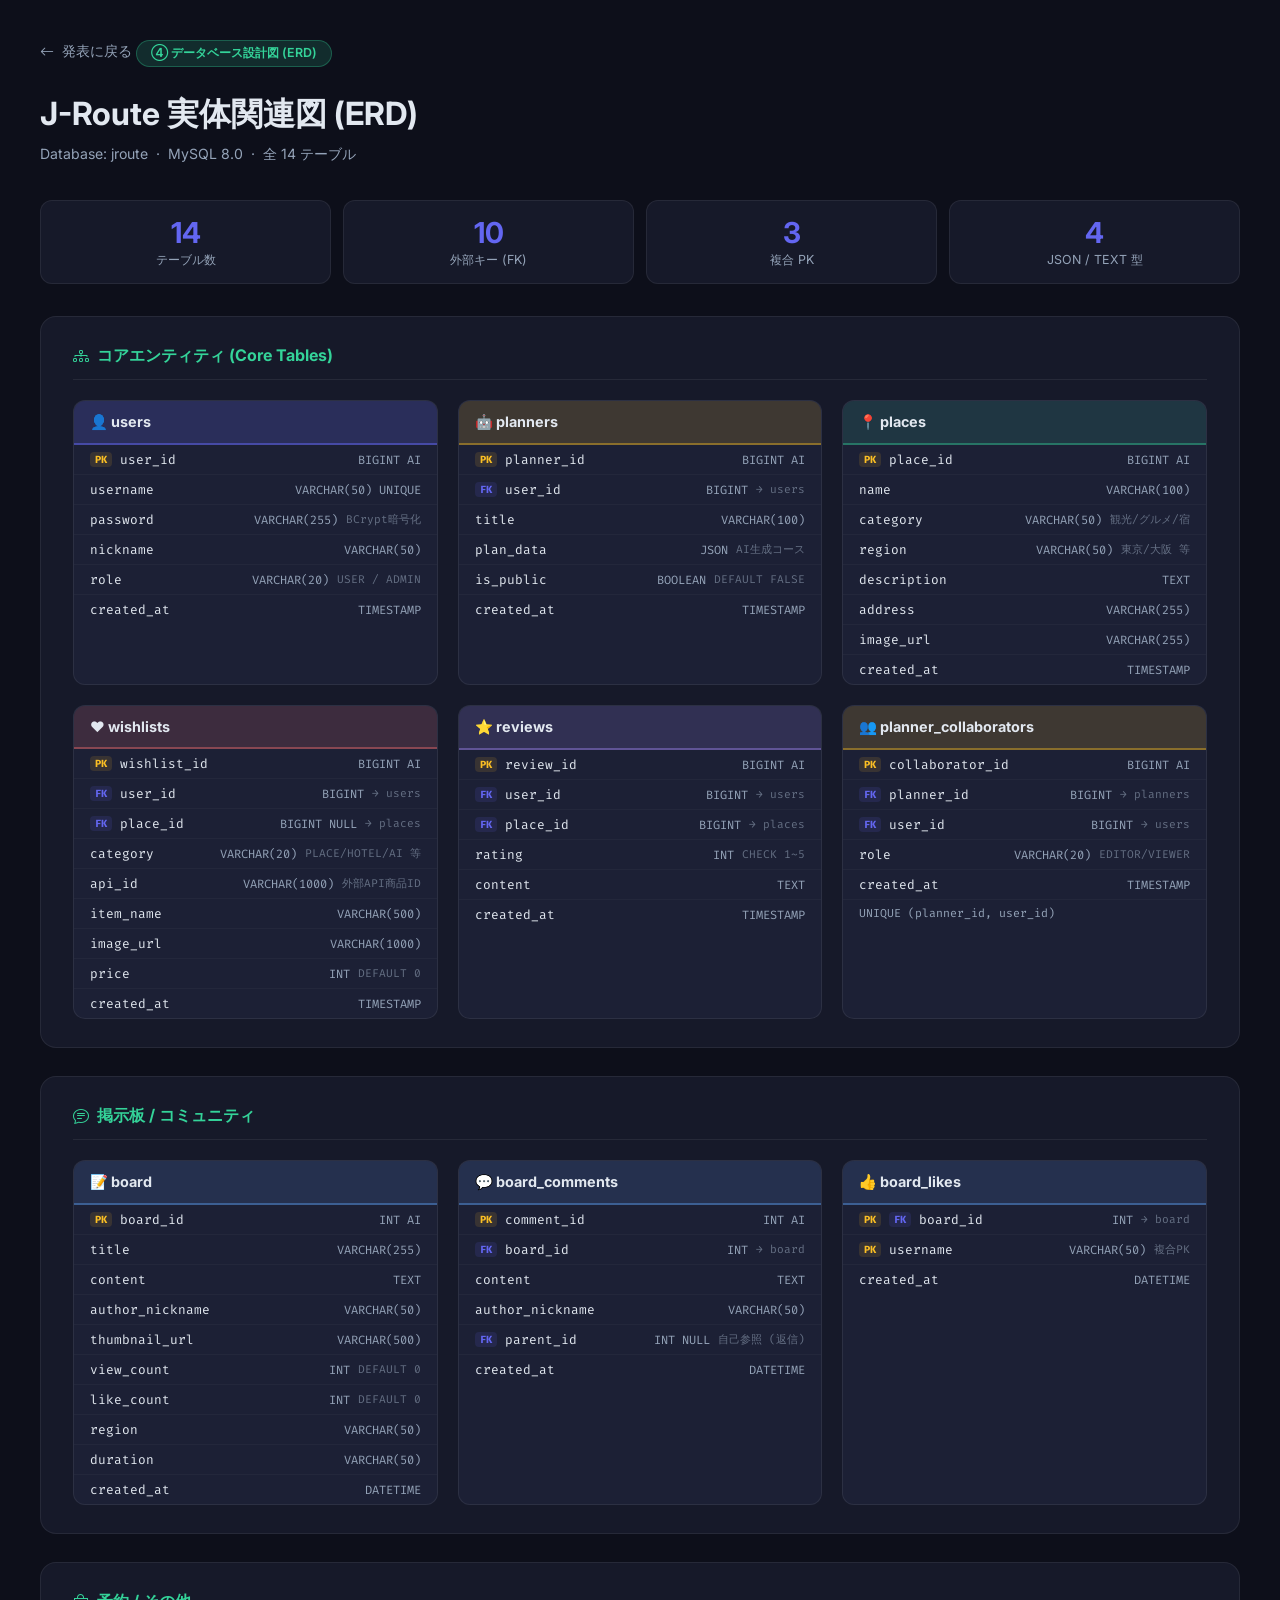
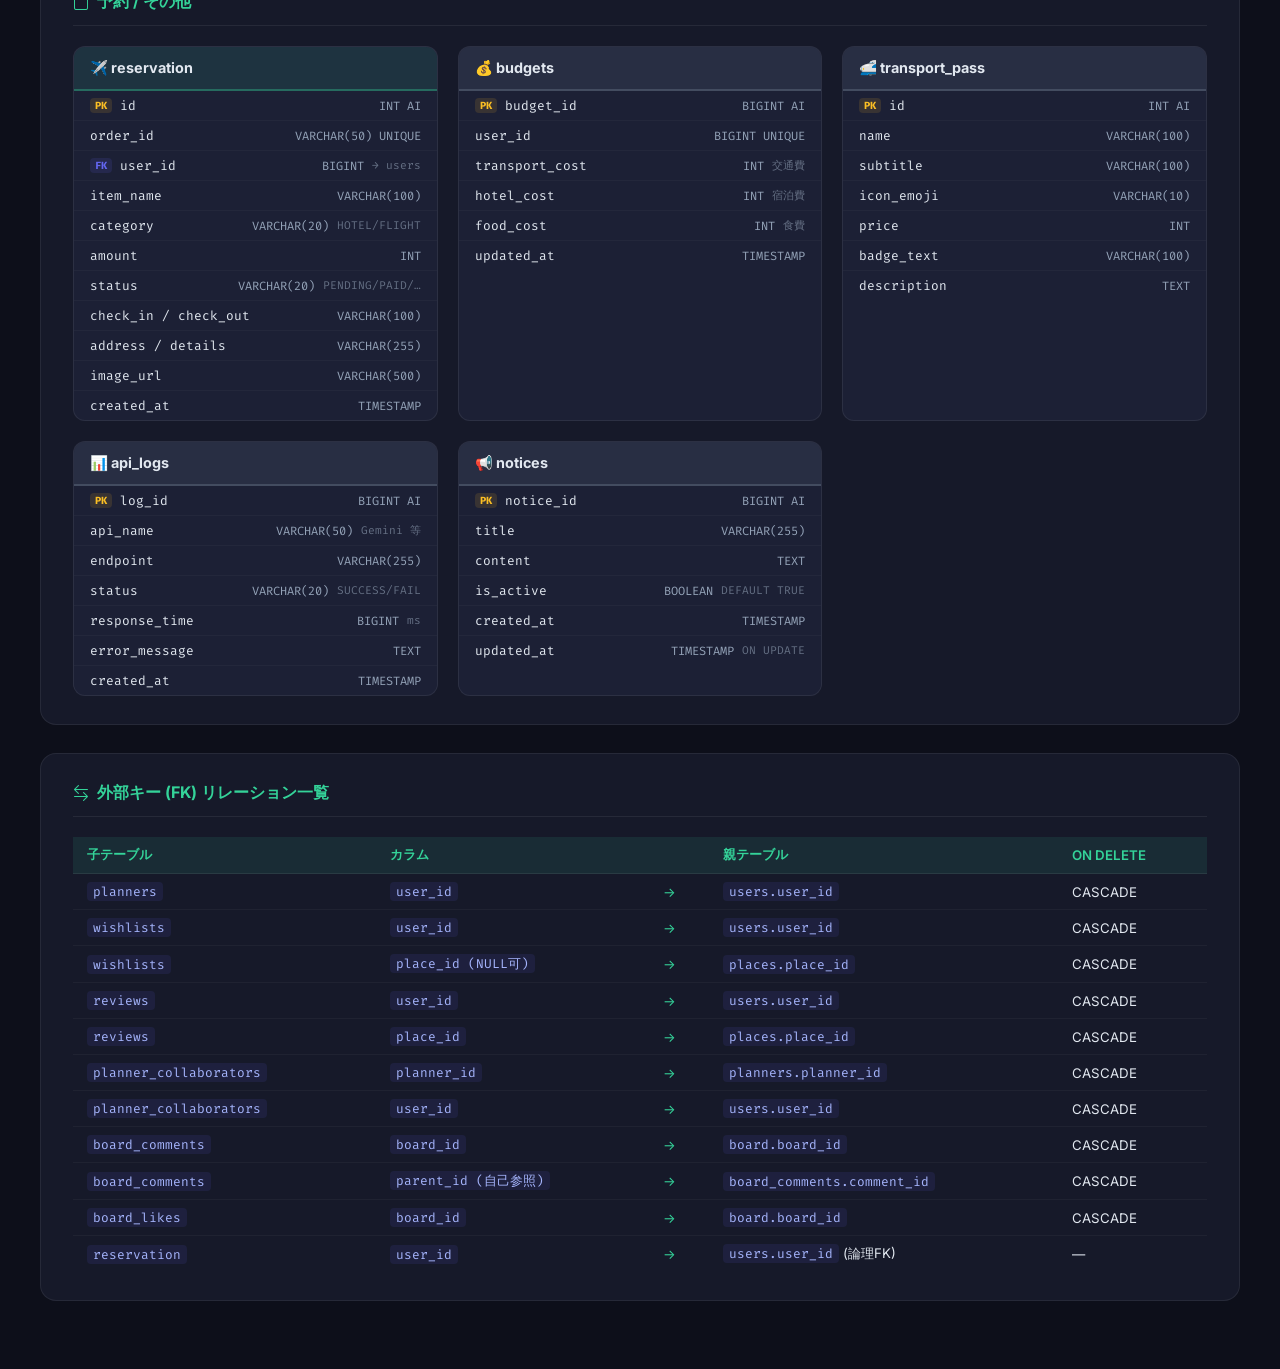
<file: doc-erd.html>
<!DOCTYPE html>
<html lang="ja">
<head>
<meta charset="UTF-8">
<title>データベース設計図 (ERD) — J-Route</title>
<link href="https://fonts.googleapis.com/css2?family=Inter:wght@400;600;700&family=Fira+Code:wght@400;500&display=swap" rel="stylesheet">
<link rel="stylesheet" href="https://cdn.jsdelivr.net/npm/bootstrap-icons@1.11.1/font/bootstrap-icons.css">
<style>
  :root{--primary:#6366f1;--success:#34d399;--danger:#f87171;--warn:#fbbf24;--bg:#0d0f1a;--card:#161929;--card2:#1c2035;--border:rgba(255,255,255,0.07);--text:#e2e8f0;--muted:#94a3b8;}
  *{box-sizing:border-box;margin:0;padding:0;}
  body{background:var(--bg);color:var(--text);font-family:'Inter',sans-serif;padding:40px 24px;}
  .container{max-width:1200px;margin:0 auto;}
  .back{display:inline-flex;align-items:center;gap:8px;color:var(--muted);text-decoration:none;font-size:0.88rem;margin-bottom:32px;transition:color .2s;}
  .back:hover{color:var(--primary);}
  .doc-tag{display:inline-block;background:rgba(52,211,153,0.15);color:var(--success);border:1px solid rgba(52,211,153,0.3);border-radius:20px;padding:4px 14px;font-size:0.78rem;font-weight:600;margin-bottom:14px;}
  h1{font-size:2rem;font-weight:700;margin-bottom:8px;}
  .doc-meta{color:var(--muted);font-size:0.88rem;margin-bottom:36px;}

  /* Summary badges */
  .summary{display:flex;flex-wrap:wrap;gap:12px;margin-bottom:32px;}
  .s-card{background:var(--card);border:1px solid var(--border);border-radius:12px;padding:14px 20px;flex:1;min-width:140px;text-align:center;}
  .s-card .num{font-size:1.8rem;font-weight:700;color:var(--primary);}
  .s-card .label{font-size:0.78rem;color:var(--muted);margin-top:2px;}

  /* Relation diagram */
  .rel-section{background:var(--card);border:1px solid var(--border);border-radius:16px;padding:28px 32px;margin-bottom:28px;}
  .section-title{font-size:1rem;font-weight:700;color:var(--success);margin-bottom:20px;display:flex;align-items:center;gap:8px;padding-bottom:12px;border-bottom:1px solid var(--border);}
  .rel-grid{display:grid;grid-template-columns:repeat(auto-fit,minmax(280px,1fr));gap:20px;}

  /* Table cards */
  .tbl{background:var(--card2);border-radius:12px;overflow:hidden;border:1px solid var(--border);}
  .tbl-head{padding:12px 16px;font-weight:700;font-size:0.9rem;display:flex;align-items:center;gap:8px;}
  .tbl-head.users{background:rgba(99,102,241,0.2);border-bottom:2px solid rgba(99,102,241,0.5);}
  .tbl-head.planners{background:rgba(251,191,36,0.15);border-bottom:2px solid rgba(251,191,36,0.4);}
  .tbl-head.wishlists{background:rgba(248,113,113,0.15);border-bottom:2px solid rgba(248,113,113,0.4);}
  .tbl-head.places{background:rgba(52,211,153,0.12);border-bottom:2px solid rgba(52,211,153,0.4);}
  .tbl-head.reviews{background:rgba(167,139,250,0.15);border-bottom:2px solid rgba(167,139,250,0.4);}
  .tbl-head.board{background:rgba(96,165,250,0.12);border-bottom:2px solid rgba(96,165,250,0.4);}
  .tbl-head.reservation{background:rgba(52,211,153,0.1);border-bottom:2px solid rgba(52,211,153,0.35);}
  .tbl-head.misc{background:rgba(148,163,184,0.1);border-bottom:2px solid rgba(148,163,184,0.25);}
  .col-list{font-size:0.8rem;font-family:'Fira Code',monospace;}
  .col-row{display:flex;align-items:center;gap:8px;padding:6px 16px;border-bottom:1px solid rgba(255,255,255,0.03);}
  .col-row:last-child{border-bottom:none;}
  .col-row:hover{background:rgba(255,255,255,0.02);}
  .pk{color:var(--warn);font-size:0.65rem;font-weight:700;background:rgba(251,191,36,0.12);padding:1px 5px;border-radius:4px;flex-shrink:0;}
  .fk{color:var(--primary);font-size:0.65rem;font-weight:700;background:rgba(99,102,241,0.12);padding:1px 5px;border-radius:4px;flex-shrink:0;}
  .col-name{color:#e2e8f0;flex:1;}
  .col-type{color:var(--muted);font-size:0.75rem;flex-shrink:0;}
  .col-note{color:rgba(148,163,184,0.6);font-size:0.7rem;margin-left:auto;flex-shrink:0;max-width:120px;text-align:right;}

  /* FK Relationship table */
  table.fk-table{width:100%;border-collapse:collapse;font-size:0.83rem;}
  table.fk-table th{background:rgba(52,211,153,0.1);color:var(--success);font-weight:600;padding:9px 14px;text-align:left;border-bottom:1px solid var(--border);}
  table.fk-table td{padding:9px 14px;border-bottom:1px solid rgba(255,255,255,0.04);vertical-align:middle;}
  table.fk-table tr:last-child td{border-bottom:none;}
  code{background:rgba(99,102,241,0.1);color:#a5b4fc;padding:1px 6px;border-radius:4px;font-family:'Fira Code',monospace;font-size:0.8rem;}
  .arr{color:var(--success);}
</style>
</head>
<body>
<div class="container">
  <a href="index.html#slide-5" class="back"><i class="bi bi-arrow-left"></i> 発表に戻る</a>
  <div class="doc-tag">④ データベース設計図 (ERD)</div>
  <h1>J-Route 実体関連図 (ERD)</h1>
  <p class="doc-meta">Database: jroute &nbsp;·&nbsp; MySQL 8.0 &nbsp;·&nbsp; 全 14 テーブル</p>

  <!-- Summary -->
  <div class="summary">
    <div class="s-card"><div class="num">14</div><div class="label">テーブル数</div></div>
    <div class="s-card"><div class="num">10</div><div class="label">外部キー (FK)</div></div>
    <div class="s-card"><div class="num">3</div><div class="label">複合 PK</div></div>
    <div class="s-card"><div class="num">4</div><div class="label">JSON / TEXT 型</div></div>
  </div>

  <!-- Core Tables -->
  <div class="rel-section">
    <div class="section-title"><i class="bi bi-diagram-3"></i> コアエンティティ (Core Tables)</div>
    <div class="rel-grid">

      <!-- users -->
      <div class="tbl">
        <div class="tbl-head users">👤 users</div>
        <div class="col-list">
          <div class="col-row"><span class="pk">PK</span><span class="col-name">user_id</span><span class="col-type">BIGINT AI</span></div>
          <div class="col-row"><span class="col-name">username</span><span class="col-type">VARCHAR(50) UNIQUE</span></div>
          <div class="col-row"><span class="col-name">password</span><span class="col-type">VARCHAR(255)</span><span class="col-note">BCrypt暗号化</span></div>
          <div class="col-row"><span class="col-name">nickname</span><span class="col-type">VARCHAR(50)</span></div>
          <div class="col-row"><span class="col-name">role</span><span class="col-type">VARCHAR(20)</span><span class="col-note">USER / ADMIN</span></div>
          <div class="col-row"><span class="col-name">created_at</span><span class="col-type">TIMESTAMP</span></div>
        </div>
      </div>

      <!-- planners -->
      <div class="tbl">
        <div class="tbl-head planners">🤖 planners</div>
        <div class="col-list">
          <div class="col-row"><span class="pk">PK</span><span class="col-name">planner_id</span><span class="col-type">BIGINT AI</span></div>
          <div class="col-row"><span class="fk">FK</span><span class="col-name">user_id</span><span class="col-type">BIGINT</span><span class="col-note">→ users</span></div>
          <div class="col-row"><span class="col-name">title</span><span class="col-type">VARCHAR(100)</span></div>
          <div class="col-row"><span class="col-name">plan_data</span><span class="col-type">JSON</span><span class="col-note">AI生成コース</span></div>
          <div class="col-row"><span class="col-name">is_public</span><span class="col-type">BOOLEAN</span><span class="col-note">DEFAULT FALSE</span></div>
          <div class="col-row"><span class="col-name">created_at</span><span class="col-type">TIMESTAMP</span></div>
        </div>
      </div>

      <!-- places -->
      <div class="tbl">
        <div class="tbl-head places">📍 places</div>
        <div class="col-list">
          <div class="col-row"><span class="pk">PK</span><span class="col-name">place_id</span><span class="col-type">BIGINT AI</span></div>
          <div class="col-row"><span class="col-name">name</span><span class="col-type">VARCHAR(100)</span></div>
          <div class="col-row"><span class="col-name">category</span><span class="col-type">VARCHAR(50)</span><span class="col-note">観光/グルメ/宿</span></div>
          <div class="col-row"><span class="col-name">region</span><span class="col-type">VARCHAR(50)</span><span class="col-note">東京/大阪 等</span></div>
          <div class="col-row"><span class="col-name">description</span><span class="col-type">TEXT</span></div>
          <div class="col-row"><span class="col-name">address</span><span class="col-type">VARCHAR(255)</span></div>
          <div class="col-row"><span class="col-name">image_url</span><span class="col-type">VARCHAR(255)</span></div>
          <div class="col-row"><span class="col-name">created_at</span><span class="col-type">TIMESTAMP</span></div>
        </div>
      </div>

      <!-- wishlists -->
      <div class="tbl">
        <div class="tbl-head wishlists">❤️ wishlists</div>
        <div class="col-list">
          <div class="col-row"><span class="pk">PK</span><span class="col-name">wishlist_id</span><span class="col-type">BIGINT AI</span></div>
          <div class="col-row"><span class="fk">FK</span><span class="col-name">user_id</span><span class="col-type">BIGINT</span><span class="col-note">→ users</span></div>
          <div class="col-row"><span class="fk">FK</span><span class="col-name">place_id</span><span class="col-type">BIGINT NULL</span><span class="col-note">→ places</span></div>
          <div class="col-row"><span class="col-name">category</span><span class="col-type">VARCHAR(20)</span><span class="col-note">PLACE/HOTEL/AI 等</span></div>
          <div class="col-row"><span class="col-name">api_id</span><span class="col-type">VARCHAR(1000)</span><span class="col-note">外部API商品ID</span></div>
          <div class="col-row"><span class="col-name">item_name</span><span class="col-type">VARCHAR(500)</span></div>
          <div class="col-row"><span class="col-name">image_url</span><span class="col-type">VARCHAR(1000)</span></div>
          <div class="col-row"><span class="col-name">price</span><span class="col-type">INT</span><span class="col-note">DEFAULT 0</span></div>
          <div class="col-row"><span class="col-name">created_at</span><span class="col-type">TIMESTAMP</span></div>
        </div>
      </div>

      <!-- reviews -->
      <div class="tbl">
        <div class="tbl-head reviews">⭐ reviews</div>
        <div class="col-list">
          <div class="col-row"><span class="pk">PK</span><span class="col-name">review_id</span><span class="col-type">BIGINT AI</span></div>
          <div class="col-row"><span class="fk">FK</span><span class="col-name">user_id</span><span class="col-type">BIGINT</span><span class="col-note">→ users</span></div>
          <div class="col-row"><span class="fk">FK</span><span class="col-name">place_id</span><span class="col-type">BIGINT</span><span class="col-note">→ places</span></div>
          <div class="col-row"><span class="col-name">rating</span><span class="col-type">INT</span><span class="col-note">CHECK 1~5</span></div>
          <div class="col-row"><span class="col-name">content</span><span class="col-type">TEXT</span></div>
          <div class="col-row"><span class="col-name">created_at</span><span class="col-type">TIMESTAMP</span></div>
        </div>
      </div>

      <!-- planner_collaborators -->
      <div class="tbl">
        <div class="tbl-head planners">👥 planner_collaborators</div>
        <div class="col-list">
          <div class="col-row"><span class="pk">PK</span><span class="col-name">collaborator_id</span><span class="col-type">BIGINT AI</span></div>
          <div class="col-row"><span class="fk">FK</span><span class="col-name">planner_id</span><span class="col-type">BIGINT</span><span class="col-note">→ planners</span></div>
          <div class="col-row"><span class="fk">FK</span><span class="col-name">user_id</span><span class="col-type">BIGINT</span><span class="col-note">→ users</span></div>
          <div class="col-row"><span class="col-name">role</span><span class="col-type">VARCHAR(20)</span><span class="col-note">EDITOR/VIEWER</span></div>
          <div class="col-row"><span class="col-name">created_at</span><span class="col-type">TIMESTAMP</span></div>
          <div class="col-row" style="padding:6px 16px;color:var(--muted);font-size:0.72rem;">UNIQUE (planner_id, user_id)</div>
        </div>
      </div>
    </div>
  </div>

  <!-- Board / Community -->
  <div class="rel-section">
    <div class="section-title"><i class="bi bi-chat-text"></i> 掲示板 / コミュニティ</div>
    <div class="rel-grid">

      <!-- board -->
      <div class="tbl">
        <div class="tbl-head board">📝 board</div>
        <div class="col-list">
          <div class="col-row"><span class="pk">PK</span><span class="col-name">board_id</span><span class="col-type">INT AI</span></div>
          <div class="col-row"><span class="col-name">title</span><span class="col-type">VARCHAR(255)</span></div>
          <div class="col-row"><span class="col-name">content</span><span class="col-type">TEXT</span></div>
          <div class="col-row"><span class="col-name">author_nickname</span><span class="col-type">VARCHAR(50)</span></div>
          <div class="col-row"><span class="col-name">thumbnail_url</span><span class="col-type">VARCHAR(500)</span></div>
          <div class="col-row"><span class="col-name">view_count</span><span class="col-type">INT</span><span class="col-note">DEFAULT 0</span></div>
          <div class="col-row"><span class="col-name">like_count</span><span class="col-type">INT</span><span class="col-note">DEFAULT 0</span></div>
          <div class="col-row"><span class="col-name">region</span><span class="col-type">VARCHAR(50)</span></div>
          <div class="col-row"><span class="col-name">duration</span><span class="col-type">VARCHAR(50)</span></div>
          <div class="col-row"><span class="col-name">created_at</span><span class="col-type">DATETIME</span></div>
        </div>
      </div>

      <!-- board_comments -->
      <div class="tbl">
        <div class="tbl-head board">💬 board_comments</div>
        <div class="col-list">
          <div class="col-row"><span class="pk">PK</span><span class="col-name">comment_id</span><span class="col-type">INT AI</span></div>
          <div class="col-row"><span class="fk">FK</span><span class="col-name">board_id</span><span class="col-type">INT</span><span class="col-note">→ board</span></div>
          <div class="col-row"><span class="col-name">content</span><span class="col-type">TEXT</span></div>
          <div class="col-row"><span class="col-name">author_nickname</span><span class="col-type">VARCHAR(50)</span></div>
          <div class="col-row"><span class="fk">FK</span><span class="col-name">parent_id</span><span class="col-type">INT NULL</span><span class="col-note">自己参照 (返信)</span></div>
          <div class="col-row"><span class="col-name">created_at</span><span class="col-type">DATETIME</span></div>
        </div>
      </div>

      <!-- board_likes -->
      <div class="tbl">
        <div class="tbl-head board">👍 board_likes</div>
        <div class="col-list">
          <div class="col-row"><span class="pk">PK</span><span class="fk">FK</span><span class="col-name">board_id</span><span class="col-type">INT</span><span class="col-note">→ board</span></div>
          <div class="col-row"><span class="pk">PK</span><span class="col-name">username</span><span class="col-type">VARCHAR(50)</span><span class="col-note">複合PK</span></div>
          <div class="col-row"><span class="col-name">created_at</span><span class="col-type">DATETIME</span></div>
        </div>
      </div>
    </div>
  </div>

  <!-- Commerce / Misc -->
  <div class="rel-section">
    <div class="section-title"><i class="bi bi-bag"></i> 予約 / その他</div>
    <div class="rel-grid">

      <!-- reservation -->
      <div class="tbl">
        <div class="tbl-head reservation">✈️ reservation</div>
        <div class="col-list">
          <div class="col-row"><span class="pk">PK</span><span class="col-name">id</span><span class="col-type">INT AI</span></div>
          <div class="col-row"><span class="col-name">order_id</span><span class="col-type">VARCHAR(50) UNIQUE</span></div>
          <div class="col-row"><span class="fk">FK</span><span class="col-name">user_id</span><span class="col-type">BIGINT</span><span class="col-note">→ users</span></div>
          <div class="col-row"><span class="col-name">item_name</span><span class="col-type">VARCHAR(100)</span></div>
          <div class="col-row"><span class="col-name">category</span><span class="col-type">VARCHAR(20)</span><span class="col-note">HOTEL/FLIGHT</span></div>
          <div class="col-row"><span class="col-name">amount</span><span class="col-type">INT</span></div>
          <div class="col-row"><span class="col-name">status</span><span class="col-type">VARCHAR(20)</span><span class="col-note">PENDING/PAID/…</span></div>
          <div class="col-row"><span class="col-name">check_in / check_out</span><span class="col-type">VARCHAR(100)</span></div>
          <div class="col-row"><span class="col-name">address / details</span><span class="col-type">VARCHAR(255)</span></div>
          <div class="col-row"><span class="col-name">image_url</span><span class="col-type">VARCHAR(500)</span></div>
          <div class="col-row"><span class="col-name">created_at</span><span class="col-type">TIMESTAMP</span></div>
        </div>
      </div>

      <!-- budgets -->
      <div class="tbl">
        <div class="tbl-head misc">💰 budgets</div>
        <div class="col-list">
          <div class="col-row"><span class="pk">PK</span><span class="col-name">budget_id</span><span class="col-type">BIGINT AI</span></div>
          <div class="col-row"><span class="col-name">user_id</span><span class="col-type">BIGINT UNIQUE</span></div>
          <div class="col-row"><span class="col-name">transport_cost</span><span class="col-type">INT</span><span class="col-note">交通費</span></div>
          <div class="col-row"><span class="col-name">hotel_cost</span><span class="col-type">INT</span><span class="col-note">宿泊費</span></div>
          <div class="col-row"><span class="col-name">food_cost</span><span class="col-type">INT</span><span class="col-note">食費</span></div>
          <div class="col-row"><span class="col-name">updated_at</span><span class="col-type">TIMESTAMP</span></div>
        </div>
      </div>

      <!-- transport_pass -->
      <div class="tbl">
        <div class="tbl-head misc">🚅 transport_pass</div>
        <div class="col-list">
          <div class="col-row"><span class="pk">PK</span><span class="col-name">id</span><span class="col-type">INT AI</span></div>
          <div class="col-row"><span class="col-name">name</span><span class="col-type">VARCHAR(100)</span></div>
          <div class="col-row"><span class="col-name">subtitle</span><span class="col-type">VARCHAR(100)</span></div>
          <div class="col-row"><span class="col-name">icon_emoji</span><span class="col-type">VARCHAR(10)</span></div>
          <div class="col-row"><span class="col-name">price</span><span class="col-type">INT</span></div>
          <div class="col-row"><span class="col-name">badge_text</span><span class="col-type">VARCHAR(100)</span></div>
          <div class="col-row"><span class="col-name">description</span><span class="col-type">TEXT</span></div>
        </div>
      </div>

      <!-- api_logs -->
      <div class="tbl">
        <div class="tbl-head misc">📊 api_logs</div>
        <div class="col-list">
          <div class="col-row"><span class="pk">PK</span><span class="col-name">log_id</span><span class="col-type">BIGINT AI</span></div>
          <div class="col-row"><span class="col-name">api_name</span><span class="col-type">VARCHAR(50)</span><span class="col-note">Gemini 等</span></div>
          <div class="col-row"><span class="col-name">endpoint</span><span class="col-type">VARCHAR(255)</span></div>
          <div class="col-row"><span class="col-name">status</span><span class="col-type">VARCHAR(20)</span><span class="col-note">SUCCESS/FAIL</span></div>
          <div class="col-row"><span class="col-name">response_time</span><span class="col-type">BIGINT</span><span class="col-note">ms</span></div>
          <div class="col-row"><span class="col-name">error_message</span><span class="col-type">TEXT</span></div>
          <div class="col-row"><span class="col-name">created_at</span><span class="col-type">TIMESTAMP</span></div>
        </div>
      </div>

      <!-- notices -->
      <div class="tbl">
        <div class="tbl-head misc">📢 notices</div>
        <div class="col-list">
          <div class="col-row"><span class="pk">PK</span><span class="col-name">notice_id</span><span class="col-type">BIGINT AI</span></div>
          <div class="col-row"><span class="col-name">title</span><span class="col-type">VARCHAR(255)</span></div>
          <div class="col-row"><span class="col-name">content</span><span class="col-type">TEXT</span></div>
          <div class="col-row"><span class="col-name">is_active</span><span class="col-type">BOOLEAN</span><span class="col-note">DEFAULT TRUE</span></div>
          <div class="col-row"><span class="col-name">created_at</span><span class="col-type">TIMESTAMP</span></div>
          <div class="col-row"><span class="col-name">updated_at</span><span class="col-type">TIMESTAMP</span><span class="col-note">ON UPDATE</span></div>
        </div>
      </div>
    </div>
  </div>

  <!-- FK Relationships -->
  <div class="rel-section">
    <div class="section-title"><i class="bi bi-arrow-left-right"></i> 外部キー (FK) リレーション一覧</div>
    <table class="fk-table">
      <thead><tr><th>子テーブル</th><th>カラム</th><th></th><th>親テーブル</th><th>ON DELETE</th></tr></thead>
      <tbody>
        <tr><td><code>planners</code></td><td><code>user_id</code></td><td class="arr">→</td><td><code>users.user_id</code></td><td>CASCADE</td></tr>
        <tr><td><code>wishlists</code></td><td><code>user_id</code></td><td class="arr">→</td><td><code>users.user_id</code></td><td>CASCADE</td></tr>
        <tr><td><code>wishlists</code></td><td><code>place_id (NULL可)</code></td><td class="arr">→</td><td><code>places.place_id</code></td><td>CASCADE</td></tr>
        <tr><td><code>reviews</code></td><td><code>user_id</code></td><td class="arr">→</td><td><code>users.user_id</code></td><td>CASCADE</td></tr>
        <tr><td><code>reviews</code></td><td><code>place_id</code></td><td class="arr">→</td><td><code>places.place_id</code></td><td>CASCADE</td></tr>
        <tr><td><code>planner_collaborators</code></td><td><code>planner_id</code></td><td class="arr">→</td><td><code>planners.planner_id</code></td><td>CASCADE</td></tr>
        <tr><td><code>planner_collaborators</code></td><td><code>user_id</code></td><td class="arr">→</td><td><code>users.user_id</code></td><td>CASCADE</td></tr>
        <tr><td><code>board_comments</code></td><td><code>board_id</code></td><td class="arr">→</td><td><code>board.board_id</code></td><td>CASCADE</td></tr>
        <tr><td><code>board_comments</code></td><td><code>parent_id (自己参照)</code></td><td class="arr">→</td><td><code>board_comments.comment_id</code></td><td>CASCADE</td></tr>
        <tr><td><code>board_likes</code></td><td><code>board_id</code></td><td class="arr">→</td><td><code>board.board_id</code></td><td>CASCADE</td></tr>
        <tr><td><code>reservation</code></td><td><code>user_id</code></td><td class="arr">→</td><td><code>users.user_id</code> (論理FK)</td><td>—</td></tr>
      </tbody>
    </table>
  </div>
</div>
</body>
</html>
</file>
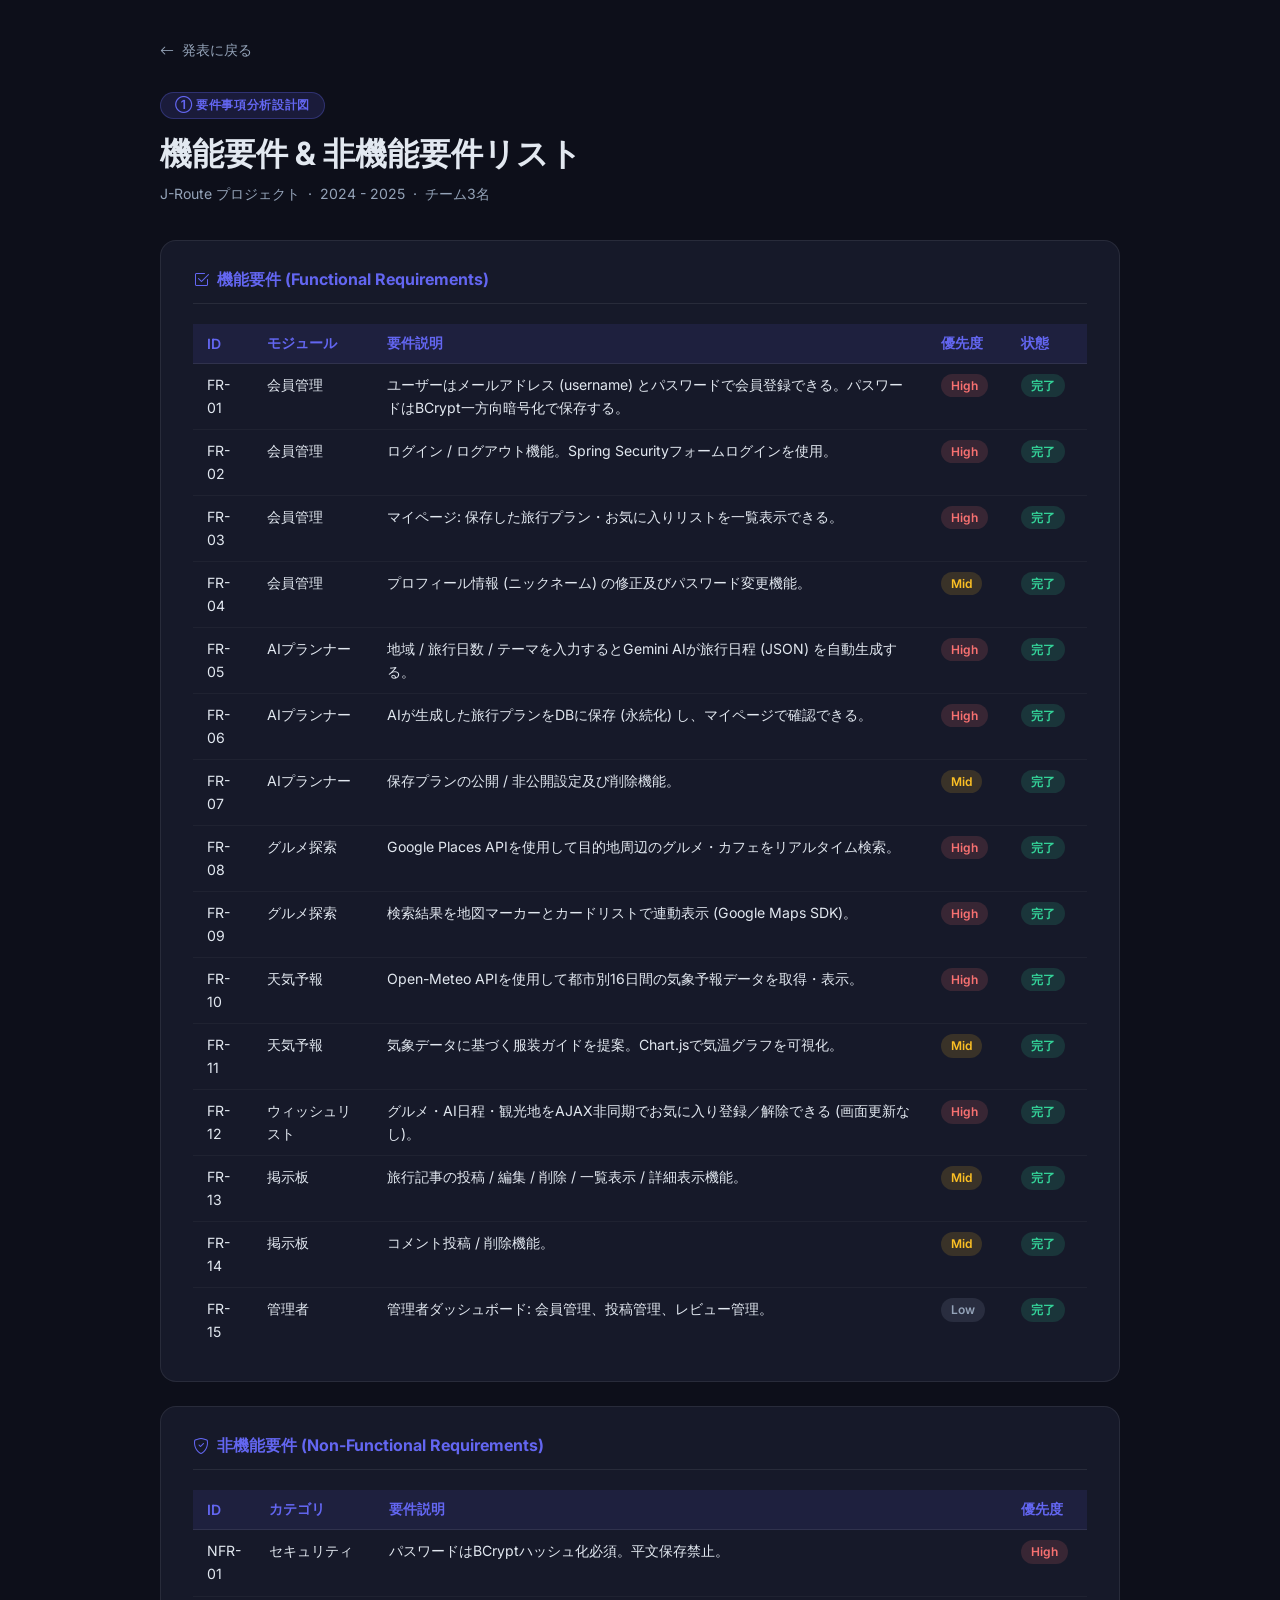
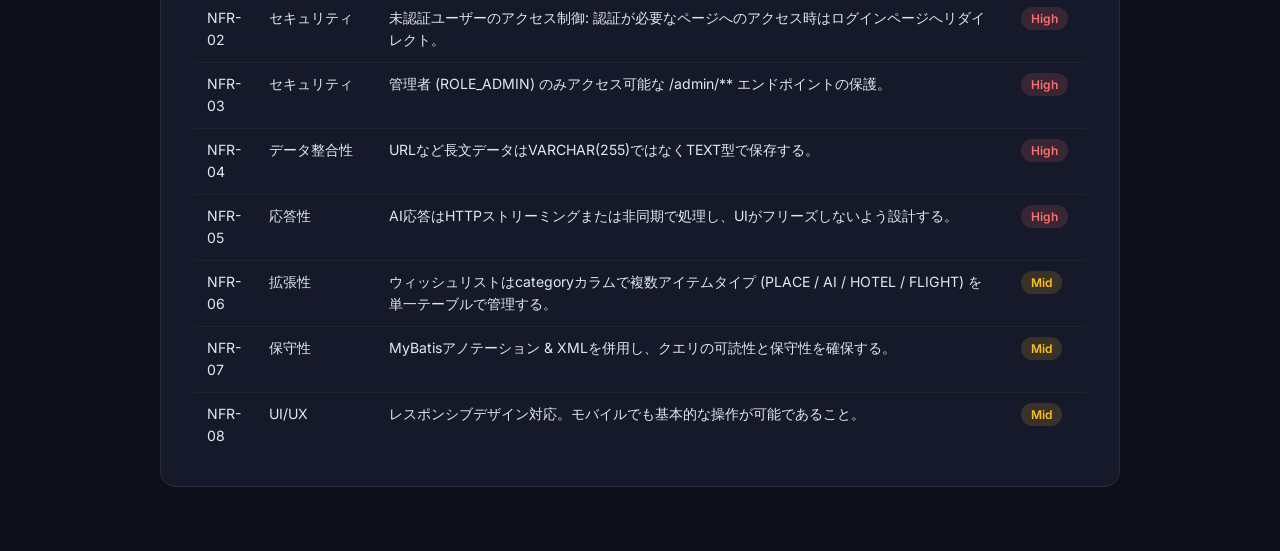
<file: doc-requirements.html>
<!DOCTYPE html>
<html lang="ja">
<head>
<meta charset="UTF-8">
<title>要件事項分析設計図 — J-Route</title>
<link href="https://fonts.googleapis.com/css2?family=Inter:wght@400;600;700&display=swap" rel="stylesheet">
<link rel="stylesheet" href="https://cdn.jsdelivr.net/npm/bootstrap-icons@1.11.1/font/bootstrap-icons.css">
<style>
  :root{--primary:#6366f1;--accent:#ff8c69;--success:#34d399;--danger:#f87171;--bg:#0d0f1a;--card:#161929;--border:rgba(255,255,255,0.08);--text:#e2e8f0;--muted:#94a3b8;}
  *{box-sizing:border-box;margin:0;padding:0;}
  body{background:var(--bg);color:var(--text);font-family:'Inter',sans-serif;padding:40px 24px;min-height:100vh;}
  .container{max-width:960px;margin:0 auto;}
  .back{display:inline-flex;align-items:center;gap:8px;color:var(--muted);text-decoration:none;font-size:0.88rem;margin-bottom:32px;transition:color .2s;}
  .back:hover{color:var(--primary);}
  .doc-header{margin-bottom:36px;}
  .doc-tag{display:inline-block;background:rgba(99,102,241,0.15);color:var(--primary);border:1px solid rgba(99,102,241,0.3);border-radius:20px;padding:4px 14px;font-size:0.78rem;font-weight:600;letter-spacing:.05em;margin-bottom:14px;}
  h1{font-size:2rem;font-weight:700;margin-bottom:8px;}
  .doc-meta{color:var(--muted);font-size:0.88rem;}
  .section{background:var(--card);border:1px solid var(--border);border-radius:16px;padding:28px 32px;margin-bottom:24px;}
  .section-title{font-size:1rem;font-weight:700;color:var(--primary);margin-bottom:20px;display:flex;align-items:center;gap:8px;padding-bottom:12px;border-bottom:1px solid var(--border);}
  table{width:100%;border-collapse:collapse;font-size:0.88rem;}
  th{background:rgba(99,102,241,0.1);color:var(--primary);font-weight:600;padding:10px 14px;text-align:left;border-bottom:1px solid var(--border);}
  td{padding:10px 14px;border-bottom:1px solid rgba(255,255,255,0.04);vertical-align:top;line-height:1.6;}
  tr:last-child td{border-bottom:none;}
  .badge{display:inline-block;padding:2px 10px;border-radius:20px;font-size:0.75rem;font-weight:600;}
  .badge-req{background:rgba(99,102,241,0.15);color:var(--primary);}
  .badge-done{background:rgba(52,211,153,0.15);color:var(--success);}
  .badge-high{background:rgba(248,113,113,0.15);color:var(--danger);}
  .badge-mid{background:rgba(251,191,36,0.15);color:#fbbf24;}
  .badge-low{background:rgba(148,163,184,0.15);color:var(--muted);}
</style>
</head>
<body>
<div class="container">
  <a href="index.html#slide-5" class="back"><i class="bi bi-arrow-left"></i> 発表に戻る</a>
  <div class="doc-header">
    <div class="doc-tag">① 要件事項分析設計図</div>
    <h1>機能要件 &amp; 非機能要件リスト</h1>
    <p class="doc-meta">J-Route プロジェクト &nbsp;·&nbsp; 2024 - 2025 &nbsp;·&nbsp; チーム3名</p>
  </div>

  <!-- 機能要件 -->
  <div class="section">
    <div class="section-title"><i class="bi bi-check2-square"></i> 機能要件 (Functional Requirements)</div>
    <table>
      <thead><tr><th style="width:60px;">ID</th><th style="width:120px;">モジュール</th><th>要件説明</th><th style="width:80px;">優先度</th><th style="width:80px;">状態</th></tr></thead>
      <tbody>
        <tr><td>FR-01</td><td>会員管理</td><td>ユーザーはメールアドレス (username) とパスワードで会員登録できる。パスワードはBCrypt一方向暗号化で保存する。</td><td><span class="badge badge-high">High</span></td><td><span class="badge badge-done">完了</span></td></tr>
        <tr><td>FR-02</td><td>会員管理</td><td>ログイン / ログアウト機能。Spring Securityフォームログインを使用。</td><td><span class="badge badge-high">High</span></td><td><span class="badge badge-done">完了</span></td></tr>
        <tr><td>FR-03</td><td>会員管理</td><td>マイページ: 保存した旅行プラン・お気に入りリストを一覧表示できる。</td><td><span class="badge badge-high">High</span></td><td><span class="badge badge-done">完了</span></td></tr>
        <tr><td>FR-04</td><td>会員管理</td><td>プロフィール情報 (ニックネーム) の修正及びパスワード変更機能。</td><td><span class="badge badge-mid">Mid</span></td><td><span class="badge badge-done">完了</span></td></tr>
        <tr><td>FR-05</td><td>AIプランナー</td><td>地域 / 旅行日数 / テーマを入力するとGemini AIが旅行日程 (JSON) を自動生成する。</td><td><span class="badge badge-high">High</span></td><td><span class="badge badge-done">完了</span></td></tr>
        <tr><td>FR-06</td><td>AIプランナー</td><td>AIが生成した旅行プランをDBに保存 (永続化) し、マイページで確認できる。</td><td><span class="badge badge-high">High</span></td><td><span class="badge badge-done">完了</span></td></tr>
        <tr><td>FR-07</td><td>AIプランナー</td><td>保存プランの公開 / 非公開設定及び削除機能。</td><td><span class="badge badge-mid">Mid</span></td><td><span class="badge badge-done">完了</span></td></tr>
        <tr><td>FR-08</td><td>グルメ探索</td><td>Google Places APIを使用して目的地周辺のグルメ・カフェをリアルタイム検索。</td><td><span class="badge badge-high">High</span></td><td><span class="badge badge-done">完了</span></td></tr>
        <tr><td>FR-09</td><td>グルメ探索</td><td>検索結果を地図マーカーとカードリストで連動表示 (Google Maps SDK)。</td><td><span class="badge badge-high">High</span></td><td><span class="badge badge-done">完了</span></td></tr>
        <tr><td>FR-10</td><td>天気予報</td><td>Open-Meteo APIを使用して都市別16日間の気象予報データを取得・表示。</td><td><span class="badge badge-high">High</span></td><td><span class="badge badge-done">完了</span></td></tr>
        <tr><td>FR-11</td><td>天気予報</td><td>気象データに基づく服装ガイドを提案。Chart.jsで気温グラフを可視化。</td><td><span class="badge badge-mid">Mid</span></td><td><span class="badge badge-done">完了</span></td></tr>
        <tr><td>FR-12</td><td>ウィッシュリスト</td><td>グルメ・AI日程・観光地をAJAX非同期でお気に入り登録／解除できる (画面更新なし)。</td><td><span class="badge badge-high">High</span></td><td><span class="badge badge-done">完了</span></td></tr>
        <tr><td>FR-13</td><td>掲示板</td><td>旅行記事の投稿 / 編集 / 削除 / 一覧表示 / 詳細表示機能。</td><td><span class="badge badge-mid">Mid</span></td><td><span class="badge badge-done">完了</span></td></tr>
        <tr><td>FR-14</td><td>掲示板</td><td>コメント投稿 / 削除機能。</td><td><span class="badge badge-mid">Mid</span></td><td><span class="badge badge-done">完了</span></td></tr>
        <tr><td>FR-15</td><td>管理者</td><td>管理者ダッシュボード: 会員管理、投稿管理、レビュー管理。</td><td><span class="badge badge-low">Low</span></td><td><span class="badge badge-done">完了</span></td></tr>
      </tbody>
    </table>
  </div>

  <!-- 非機能要件 -->
  <div class="section">
    <div class="section-title"><i class="bi bi-shield-check"></i> 非機能要件 (Non-Functional Requirements)</div>
    <table>
      <thead><tr><th style="width:60px;">ID</th><th style="width:120px;">カテゴリ</th><th>要件説明</th><th style="width:80px;">優先度</th></tr></thead>
      <tbody>
        <tr><td>NFR-01</td><td>セキュリティ</td><td>パスワードはBCryptハッシュ化必須。平文保存禁止。</td><td><span class="badge badge-high">High</span></td></tr>
        <tr><td>NFR-02</td><td>セキュリティ</td><td>未認証ユーザーのアクセス制御: 認証が必要なページへのアクセス時はログインページへリダイレクト。</td><td><span class="badge badge-high">High</span></td></tr>
        <tr><td>NFR-03</td><td>セキュリティ</td><td>管理者 (ROLE_ADMIN) のみアクセス可能な /admin/** エンドポイントの保護。</td><td><span class="badge badge-high">High</span></td></tr>
        <tr><td>NFR-04</td><td>データ整合性</td><td>URLなど長文データはVARCHAR(255)ではなくTEXT型で保存する。</td><td><span class="badge badge-high">High</span></td></tr>
        <tr><td>NFR-05</td><td>応答性</td><td>AI応答はHTTPストリーミングまたは非同期で処理し、UIがフリーズしないよう設計する。</td><td><span class="badge badge-high">High</span></td></tr>
        <tr><td>NFR-06</td><td>拡張性</td><td>ウィッシュリストはcategoryカラムで複数アイテムタイプ (PLACE / AI / HOTEL / FLIGHT) を単一テーブルで管理する。</td><td><span class="badge badge-mid">Mid</span></td></tr>
        <tr><td>NFR-07</td><td>保守性</td><td>MyBatisアノテーション & XMLを併用し、クエリの可読性と保守性を確保する。</td><td><span class="badge badge-mid">Mid</span></td></tr>
        <tr><td>NFR-08</td><td>UI/UX</td><td>レスポンシブデザイン対応。モバイルでも基本的な操作が可能であること。</td><td><span class="badge badge-mid">Mid</span></td></tr>
      </tbody>
    </table>
  </div>
</div>
</body>
</html>
</file>
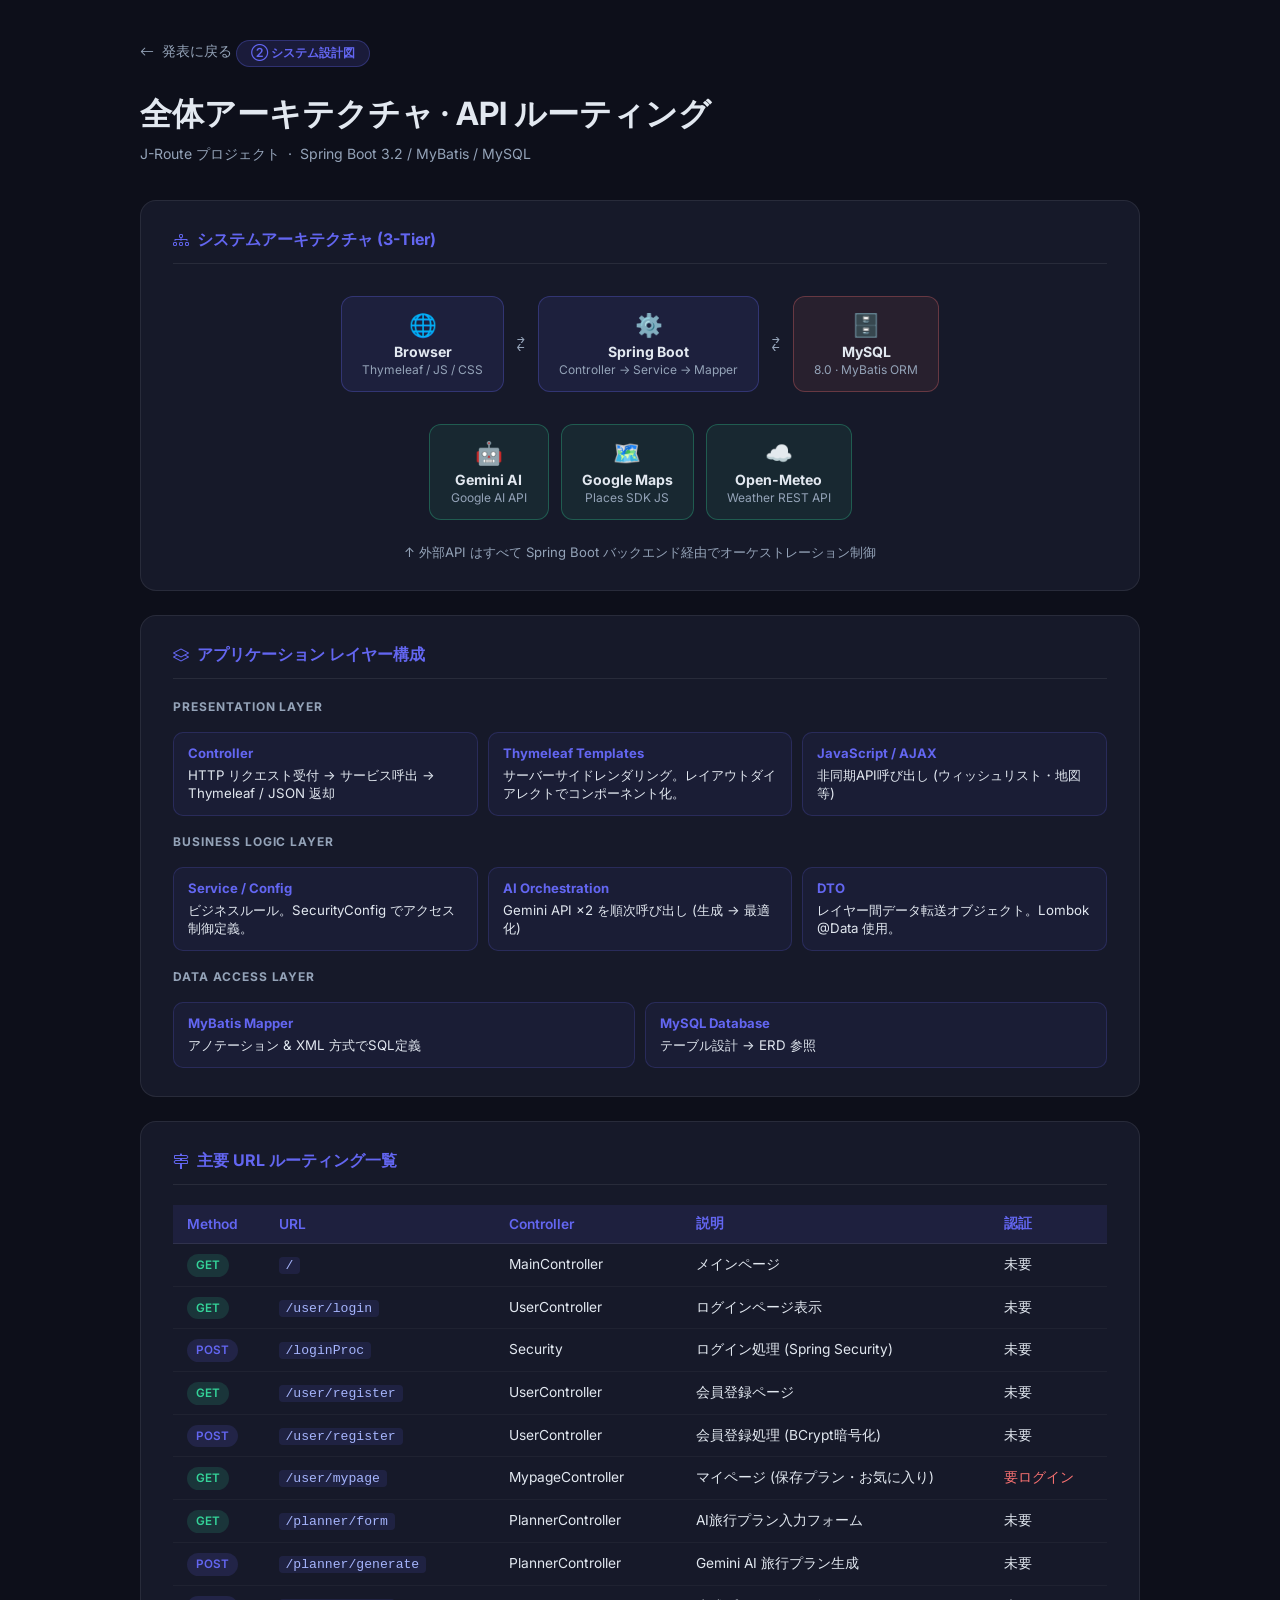
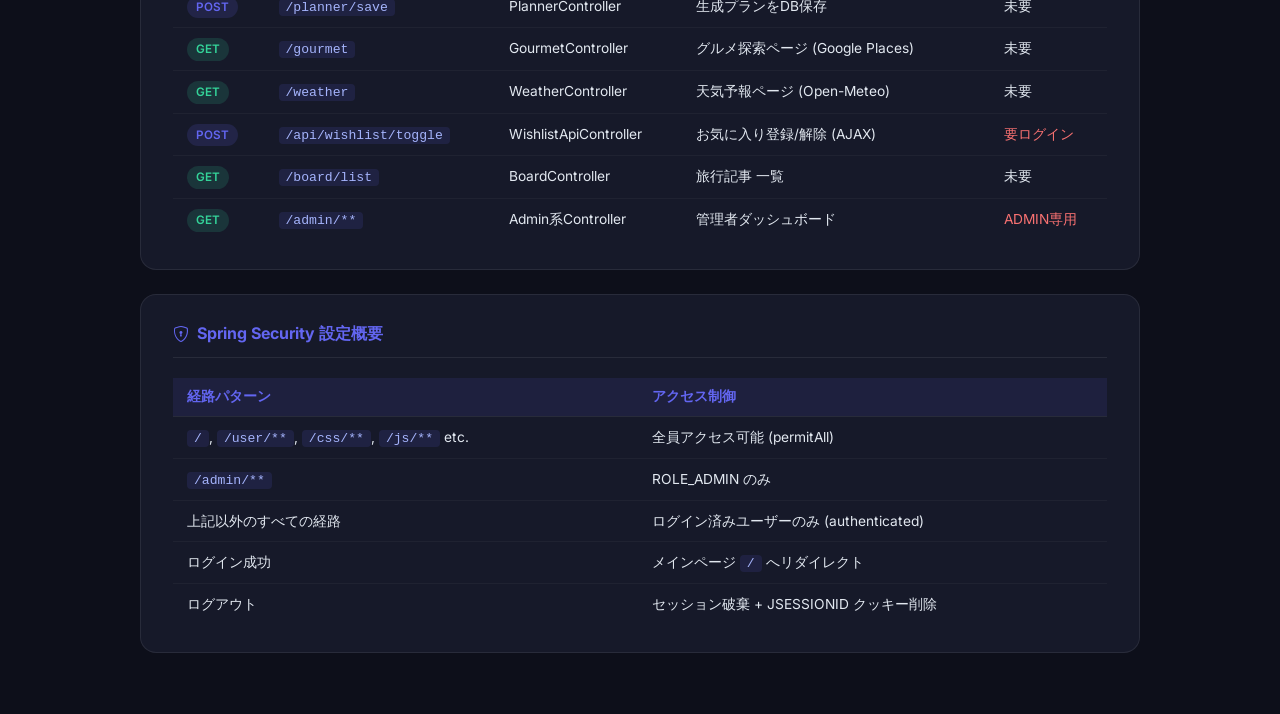
<file: doc-system.html>
<!DOCTYPE html>
<html lang="ja">
<head>
<meta charset="UTF-8">
<title>システム設計図 — J-Route</title>
<link href="https://fonts.googleapis.com/css2?family=Inter:wght@400;600;700&display=swap" rel="stylesheet">
<link rel="stylesheet" href="https://cdn.jsdelivr.net/npm/bootstrap-icons@1.11.1/font/bootstrap-icons.css">
<style>
  :root{--primary:#6366f1;--accent:#ff8c69;--success:#34d399;--danger:#f87171;--bg:#0d0f1a;--card:#161929;--border:rgba(255,255,255,0.08);--text:#e2e8f0;--muted:#94a3b8;}
  *{box-sizing:border-box;margin:0;padding:0;}
  body{background:var(--bg);color:var(--text);font-family:'Inter',sans-serif;padding:40px 24px;min-height:100vh;}
  .container{max-width:1000px;margin:0 auto;}
  .back{display:inline-flex;align-items:center;gap:8px;color:var(--muted);text-decoration:none;font-size:0.88rem;margin-bottom:32px;transition:color .2s;}
  .back:hover{color:var(--primary);}
  .doc-tag{display:inline-block;background:rgba(99,102,241,0.15);color:var(--primary);border:1px solid rgba(99,102,241,0.3);border-radius:20px;padding:4px 14px;font-size:0.78rem;font-weight:600;margin-bottom:14px;}
  h1{font-size:2rem;font-weight:700;margin-bottom:8px;}
  .doc-meta{color:var(--muted);font-size:0.88rem;margin-bottom:36px;}
  .section{background:var(--card);border:1px solid var(--border);border-radius:16px;padding:28px 32px;margin-bottom:24px;}
  .section-title{font-size:1rem;font-weight:700;color:var(--primary);margin-bottom:20px;display:flex;align-items:center;gap:8px;padding-bottom:12px;border-bottom:1px solid var(--border);}
  /* Architecture flow */
  .arch-flow{display:flex;align-items:center;gap:12px;flex-wrap:wrap;justify-content:center;padding:12px 0;}
  .arch-box{background:rgba(99,102,241,0.1);border:1px solid rgba(99,102,241,0.3);border-radius:12px;padding:14px 20px;text-align:center;min-width:120px;}
  .arch-box.ext{background:rgba(52,211,153,0.08);border-color:rgba(52,211,153,0.3);}
  .arch-box.db{background:rgba(248,113,113,0.08);border-color:rgba(248,113,113,0.3);}
  .arch-box .icon{font-size:1.4rem;margin-bottom:4px;}
  .arch-box .label{font-weight:700;font-size:0.88rem;}
  .arch-box .sub{font-size:0.75rem;color:var(--muted);margin-top:2px;}
  .arrow{color:var(--muted);font-size:1.2rem;}
  /* Route table */
  table{width:100%;border-collapse:collapse;font-size:0.86rem;}
  th{background:rgba(99,102,241,0.1);color:var(--primary);font-weight:600;padding:10px 14px;text-align:left;border-bottom:1px solid var(--border);}
  td{padding:9px 14px;border-bottom:1px solid rgba(255,255,255,0.04);vertical-align:top;line-height:1.6;}
  tr:last-child td{border-bottom:none;}
  code{background:rgba(99,102,241,0.12);color:#a5b4fc;padding:1px 7px;border-radius:4px;font-size:0.82rem;}
  .badge{display:inline-block;padding:2px 9px;border-radius:20px;font-size:0.73rem;font-weight:600;}
  .get{background:rgba(52,211,153,0.15);color:var(--success);}
  .post{background:rgba(99,102,241,0.15);color:var(--primary);}
  .del{background:rgba(248,113,113,0.15);color:var(--danger);}
  .put{background:rgba(251,191,36,0.15);color:#fbbf24;}
  .layer{display:flex;flex-direction:column;gap:10px;}
  .layer-row{display:flex;gap:10px;flex-wrap:wrap;}
  .layer-item{flex:1;min-width:140px;background:rgba(99,102,241,0.06);border:1px solid rgba(99,102,241,0.2);border-radius:10px;padding:12px 14px;font-size:0.83rem;}
  .layer-item h4{font-size:0.82rem;color:var(--primary);margin-bottom:6px;}
  .layer-label{font-size:0.75rem;font-weight:700;letter-spacing:.08em;color:var(--muted);text-transform:uppercase;margin-bottom:8px;}
</style>
</head>
<body>
<div class="container">
  <a href="index.html#slide-5" class="back"><i class="bi bi-arrow-left"></i> 発表に戻る</a>
  <div class="doc-tag">② システム設計図</div>
  <h1>全体アーキテクチャ · API ルーティング</h1>
  <p class="doc-meta">J-Route プロジェクト &nbsp;·&nbsp; Spring Boot 3.2 / MyBatis / MySQL</p>

  <!-- System Architecture -->
  <div class="section">
    <div class="section-title"><i class="bi bi-diagram-3"></i> システムアーキテクチャ (3-Tier)</div>
    <div class="arch-flow">
      <div class="arch-box"><div class="icon">🌐</div><div class="label">Browser</div><div class="sub">Thymeleaf / JS / CSS</div></div>
      <div class="arrow">⇄</div>
      <div class="arch-box"><div class="icon">⚙️</div><div class="label">Spring Boot</div><div class="sub">Controller → Service → Mapper</div></div>
      <div class="arrow">⇄</div>
      <div class="arch-box db"><div class="icon">🗄️</div><div class="label">MySQL</div><div class="sub">8.0 · MyBatis ORM</div></div>
    </div>
    <div class="arch-flow" style="margin-top:8px;">
      <div class="arch-box ext"><div class="icon">🤖</div><div class="label">Gemini AI</div><div class="sub">Google AI API</div></div>
      <div class="arch-box ext"><div class="icon">🗺️</div><div class="label">Google Maps</div><div class="sub">Places SDK JS</div></div>
      <div class="arch-box ext"><div class="icon">☁️</div><div class="label">Open-Meteo</div><div class="sub">Weather REST API</div></div>
    </div>
    <p style="font-size:0.82rem;color:var(--muted);text-align:center;margin-top:12px;">↑ 外部API はすべて Spring Boot バックエンド経由でオーケストレーション制御</p>
  </div>

  <!-- Layer Structure -->
  <div class="section">
    <div class="section-title"><i class="bi bi-layers"></i> アプリケーション レイヤー構成</div>
    <div class="layer">
      <div class="layer-label">Presentation Layer</div>
      <div class="layer-row">
        <div class="layer-item"><h4>Controller</h4>HTTP リクエスト受付 → サービス呼出 → Thymeleaf / JSON 返却</div>
        <div class="layer-item"><h4>Thymeleaf Templates</h4>サーバーサイドレンダリング。レイアウトダイアレクトでコンポーネント化。</div>
        <div class="layer-item"><h4>JavaScript / AJAX</h4>非同期API呼び出し (ウィッシュリスト・地図等)</div>
      </div>
      <div class="layer-label" style="margin-top:8px;">Business Logic Layer</div>
      <div class="layer-row">
        <div class="layer-item"><h4>Service / Config</h4>ビジネスルール。SecurityConfig でアクセス制御定義。</div>
        <div class="layer-item"><h4>AI Orchestration</h4>Gemini API ×2 を順次呼び出し (生成 → 最適化)</div>
        <div class="layer-item"><h4>DTO</h4>レイヤー間データ転送オブジェクト。Lombok @Data 使用。</div>
      </div>
      <div class="layer-label" style="margin-top:8px;">Data Access Layer</div>
      <div class="layer-row">
        <div class="layer-item"><h4>MyBatis Mapper</h4>アノテーション & XML 方式でSQL定義</div>
        <div class="layer-item"><h4>MySQL Database</h4>テーブル設計 → ERD 参照</div>
      </div>
    </div>
  </div>

  <!-- Routing Table -->
  <div class="section">
    <div class="section-title"><i class="bi bi-signpost-2"></i> 主要 URL ルーティング一覧</div>
    <table>
      <thead><tr><th>Method</th><th>URL</th><th>Controller</th><th>説明</th><th>認証</th></tr></thead>
      <tbody>
        <tr><td><span class="badge get">GET</span></td><td><code>/</code></td><td>MainController</td><td>メインページ</td><td>未要</td></tr>
        <tr><td><span class="badge get">GET</span></td><td><code>/user/login</code></td><td>UserController</td><td>ログインページ表示</td><td>未要</td></tr>
        <tr><td><span class="badge post">POST</span></td><td><code>/loginProc</code></td><td>Security</td><td>ログイン処理 (Spring Security)</td><td>未要</td></tr>
        <tr><td><span class="badge get">GET</span></td><td><code>/user/register</code></td><td>UserController</td><td>会員登録ページ</td><td>未要</td></tr>
        <tr><td><span class="badge post">POST</span></td><td><code>/user/register</code></td><td>UserController</td><td>会員登録処理 (BCrypt暗号化)</td><td>未要</td></tr>
        <tr><td><span class="badge get">GET</span></td><td><code>/user/mypage</code></td><td>MypageController</td><td>マイページ (保存プラン・お気に入り)</td><td><span style="color:var(--danger)">要ログイン</span></td></tr>
        <tr><td><span class="badge get">GET</span></td><td><code>/planner/form</code></td><td>PlannerController</td><td>AI旅行プラン入力フォーム</td><td>未要</td></tr>
        <tr><td><span class="badge post">POST</span></td><td><code>/planner/generate</code></td><td>PlannerController</td><td>Gemini AI 旅行プラン生成</td><td>未要</td></tr>
        <tr><td><span class="badge post">POST</span></td><td><code>/planner/save</code></td><td>PlannerController</td><td>生成プランをDB保存</td><td>未要</td></tr>
        <tr><td><span class="badge get">GET</span></td><td><code>/gourmet</code></td><td>GourmetController</td><td>グルメ探索ページ (Google Places)</td><td>未要</td></tr>
        <tr><td><span class="badge get">GET</span></td><td><code>/weather</code></td><td>WeatherController</td><td>天気予報ページ (Open-Meteo)</td><td>未要</td></tr>
        <tr><td><span class="badge post">POST</span></td><td><code>/api/wishlist/toggle</code></td><td>WishlistApiController</td><td>お気に入り登録/解除 (AJAX)</td><td><span style="color:var(--danger)">要ログイン</span></td></tr>
        <tr><td><span class="badge get">GET</span></td><td><code>/board/list</code></td><td>BoardController</td><td>旅行記事 一覧</td><td>未要</td></tr>
        <tr><td><span class="badge get">GET</span></td><td><code>/admin/**</code></td><td>Admin系Controller</td><td>管理者ダッシュボード</td><td><span style="color:var(--danger)">ADMIN専用</span></td></tr>
      </tbody>
    </table>
  </div>

  <!-- Security -->
  <div class="section">
    <div class="section-title"><i class="bi bi-shield-lock"></i> Spring Security 設定概要</div>
    <table>
      <thead><tr><th>経路パターン</th><th>アクセス制御</th></tr></thead>
      <tbody>
        <tr><td><code>/</code>, <code>/user/**</code>, <code>/css/**</code>, <code>/js/**</code> etc.</td><td>全員アクセス可能 (permitAll)</td></tr>
        <tr><td><code>/admin/**</code></td><td>ROLE_ADMIN のみ</td></tr>
        <tr><td>上記以外のすべての経路</td><td>ログイン済みユーザーのみ (authenticated)</td></tr>
        <tr><td>ログイン成功</td><td>メインページ <code>/</code> へリダイレクト</td></tr>
        <tr><td>ログアウト</td><td>セッション破棄 + JSESSIONID クッキー削除</td></tr>
      </tbody>
    </table>
  </div>
</div>
</body>
</html>
</file>
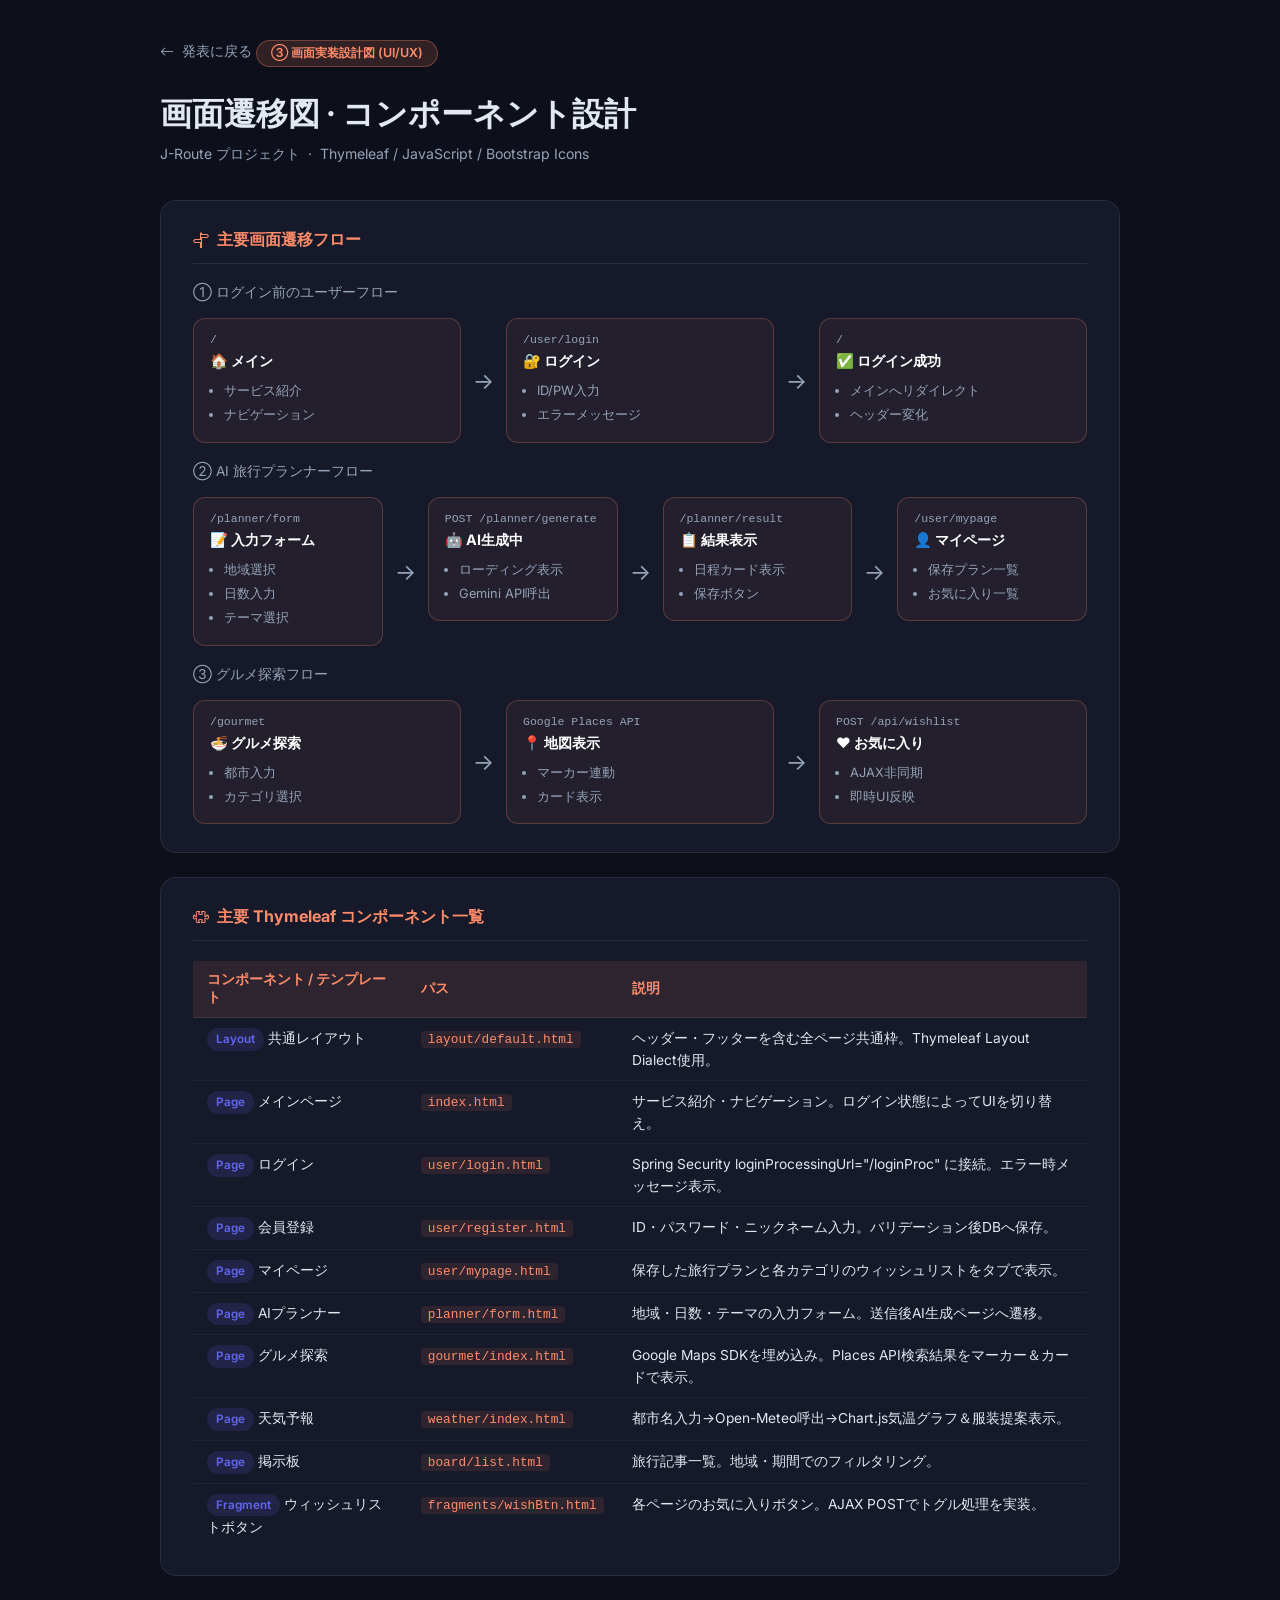
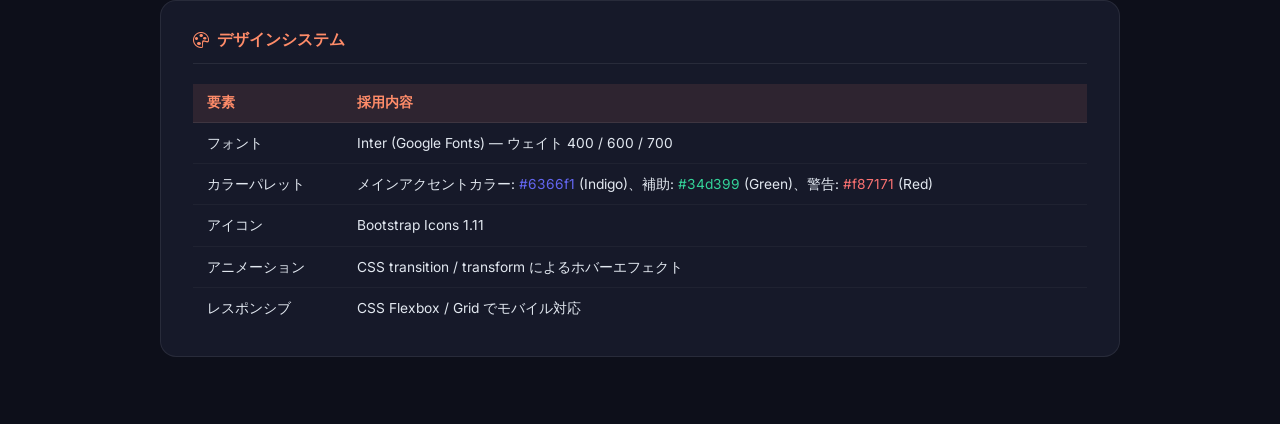
<file: doc-ux.html>
<!DOCTYPE html>
<html lang="ja">
<head>
<meta charset="UTF-8">
<title>画面設計図 UI/UX — J-Route</title>
<link href="https://fonts.googleapis.com/css2?family=Inter:wght@400;600;700&display=swap" rel="stylesheet">
<link rel="stylesheet" href="https://cdn.jsdelivr.net/npm/bootstrap-icons@1.11.1/font/bootstrap-icons.css">
<style>
  :root{--primary:#6366f1;--accent:#ff8c69;--success:#34d399;--danger:#f87171;--bg:#0d0f1a;--card:#161929;--border:rgba(255,255,255,0.08);--text:#e2e8f0;--muted:#94a3b8;}
  *{box-sizing:border-box;margin:0;padding:0;}
  body{background:var(--bg);color:var(--text);font-family:'Inter',sans-serif;padding:40px 24px;min-height:100vh;}
  .container{max-width:960px;margin:0 auto;}
  .back{display:inline-flex;align-items:center;gap:8px;color:var(--muted);text-decoration:none;font-size:0.88rem;margin-bottom:32px;transition:color .2s;}
  .back:hover{color:var(--primary);}
  .doc-tag{display:inline-block;background:rgba(255,140,105,0.15);color:var(--accent);border:1px solid rgba(255,140,105,0.3);border-radius:20px;padding:4px 14px;font-size:0.78rem;font-weight:600;margin-bottom:14px;}
  h1{font-size:2rem;font-weight:700;margin-bottom:8px;}
  .doc-meta{color:var(--muted);font-size:0.88rem;margin-bottom:36px;}
  .section{background:var(--card);border:1px solid var(--border);border-radius:16px;padding:28px 32px;margin-bottom:24px;}
  .section-title{font-size:1rem;font-weight:700;color:var(--accent);margin-bottom:20px;display:flex;align-items:center;gap:8px;padding-bottom:12px;border-bottom:1px solid var(--border);}
  /* Screen flow */
  .flow{display:flex;flex-wrap:wrap;gap:12px;align-items:flex-start;}
  .screen{background:rgba(255,140,105,0.06);border:1px solid rgba(255,140,105,0.25);border-radius:12px;padding:14px 16px;min-width:160px;flex:1;}
  .screen .url{font-size:0.72rem;color:var(--muted);font-family:monospace;margin-bottom:6px;}
  .screen .name{font-weight:700;font-size:0.9rem;color:#fff;margin-bottom:8px;}
  .screen ul{font-size:0.8rem;color:var(--muted);padding-left:14px;line-height:1.9;}
  .arrow{color:var(--muted);font-size:1.4rem;align-self:center;}
  /* Component list */
  table{width:100%;border-collapse:collapse;font-size:0.86rem;}
  th{background:rgba(255,140,105,0.1);color:var(--accent);font-weight:600;padding:10px 14px;text-align:left;border-bottom:1px solid var(--border);}
  td{padding:9px 14px;border-bottom:1px solid rgba(255,255,255,0.04);vertical-align:top;line-height:1.6;}
  tr:last-child td{border-bottom:none;}
  code{background:rgba(255,140,105,0.1);color:var(--accent);padding:1px 7px;border-radius:4px;font-size:0.8rem;}
  .badge{display:inline-block;padding:2px 9px;border-radius:20px;font-size:0.73rem;font-weight:600;}
  .badge-comp{background:rgba(99,102,241,0.15);color:var(--primary);}
</style>
</head>
<body>
<div class="container">
  <a href="index.html#slide-5" class="back"><i class="bi bi-arrow-left"></i> 発表に戻る</a>
  <div class="doc-tag">③ 画面実装設計図 (UI/UX)</div>
  <h1>画面遷移図 · コンポーネント設計</h1>
  <p class="doc-meta">J-Route プロジェクト &nbsp;·&nbsp; Thymeleaf / JavaScript / Bootstrap Icons</p>

  <!-- Screen Flow -->
  <div class="section">
    <div class="section-title"><i class="bi bi-signpost-split"></i> 主要画面遷移フロー</div>
    <div style="margin-bottom:20px;">
      <p style="font-size:0.85rem;color:var(--muted);margin-bottom:16px;">① ログイン前のユーザーフロー</p>
      <div class="flow">
        <div class="screen"><div class="url">/</div><div class="name">🏠 メイン</div><ul><li>サービス紹介</li><li>ナビゲーション</li></ul></div>
        <div class="arrow">→</div>
        <div class="screen"><div class="url">/user/login</div><div class="name">🔐 ログイン</div><ul><li>ID/PW入力</li><li>エラーメッセージ</li></ul></div>
        <div class="arrow">→</div>
        <div class="screen"><div class="url">/</div><div class="name">✅ ログイン成功</div><ul><li>メインへリダイレクト</li><li>ヘッダー変化</li></ul></div>
      </div>
    </div>
    <div style="margin-bottom:20px;">
      <p style="font-size:0.85rem;color:var(--muted);margin-bottom:16px;">② AI 旅行プランナーフロー</p>
      <div class="flow">
        <div class="screen"><div class="url">/planner/form</div><div class="name">📝 入力フォーム</div><ul><li>地域選択</li><li>日数入力</li><li>テーマ選択</li></ul></div>
        <div class="arrow">→</div>
        <div class="screen"><div class="url">POST /planner/generate</div><div class="name">🤖 AI生成中</div><ul><li>ローディング表示</li><li>Gemini API呼出</li></ul></div>
        <div class="arrow">→</div>
        <div class="screen"><div class="url">/planner/result</div><div class="name">📋 結果表示</div><ul><li>日程カード表示</li><li>保存ボタン</li></ul></div>
        <div class="arrow">→</div>
        <div class="screen"><div class="url">/user/mypage</div><div class="name">👤 マイページ</div><ul><li>保存プラン一覧</li><li>お気に入り一覧</li></ul></div>
      </div>
    </div>
    <div>
      <p style="font-size:0.85rem;color:var(--muted);margin-bottom:16px;">③ グルメ探索フロー</p>
      <div class="flow">
        <div class="screen"><div class="url">/gourmet</div><div class="name">🍜 グルメ探索</div><ul><li>都市入力</li><li>カテゴリ選択</li></ul></div>
        <div class="arrow">→</div>
        <div class="screen"><div class="url">Google Places API</div><div class="name">📍 地図表示</div><ul><li>マーカー連動</li><li>カード表示</li></ul></div>
        <div class="arrow">→</div>
        <div class="screen"><div class="url">POST /api/wishlist</div><div class="name">❤️ お気に入り</div><ul><li>AJAX非同期</li><li>即時UI反映</li></ul></div>
      </div>
    </div>
  </div>

  <!-- Component List -->
  <div class="section">
    <div class="section-title"><i class="bi bi-puzzle"></i> 主要 Thymeleaf コンポーネント一覧</div>
    <table>
      <thead><tr><th>コンポーネント / テンプレート</th><th>パス</th><th>説明</th></tr></thead>
      <tbody>
        <tr><td><span class="badge badge-comp">Layout</span> 共通レイアウト</td><td><code>layout/default.html</code></td><td>ヘッダー・フッターを含む全ページ共通枠。Thymeleaf Layout Dialect使用。</td></tr>
        <tr><td><span class="badge badge-comp">Page</span> メインページ</td><td><code>index.html</code></td><td>サービス紹介・ナビゲーション。ログイン状態によってUIを切り替え。</td></tr>
        <tr><td><span class="badge badge-comp">Page</span> ログイン</td><td><code>user/login.html</code></td><td>Spring Security loginProcessingUrl="/loginProc" に接続。エラー時メッセージ表示。</td></tr>
        <tr><td><span class="badge badge-comp">Page</span> 会員登録</td><td><code>user/register.html</code></td><td>ID・パスワード・ニックネーム入力。バリデーション後DBへ保存。</td></tr>
        <tr><td><span class="badge badge-comp">Page</span> マイページ</td><td><code>user/mypage.html</code></td><td>保存した旅行プランと各カテゴリのウィッシュリストをタブで表示。</td></tr>
        <tr><td><span class="badge badge-comp">Page</span> AIプランナー</td><td><code>planner/form.html</code></td><td>地域・日数・テーマの入力フォーム。送信後AI生成ページへ遷移。</td></tr>
        <tr><td><span class="badge badge-comp">Page</span> グルメ探索</td><td><code>gourmet/index.html</code></td><td>Google Maps SDKを埋め込み。Places API検索結果をマーカー＆カードで表示。</td></tr>
        <tr><td><span class="badge badge-comp">Page</span> 天気予報</td><td><code>weather/index.html</code></td><td>都市名入力→Open-Meteo呼出→Chart.js気温グラフ＆服装提案表示。</td></tr>
        <tr><td><span class="badge badge-comp">Page</span> 掲示板</td><td><code>board/list.html</code></td><td>旅行記事一覧。地域・期間でのフィルタリング。</td></tr>
        <tr><td><span class="badge badge-comp">Fragment</span> ウィッシュリストボタン</td><td><code>fragments/wishBtn.html</code></td><td>各ページのお気に入りボタン。AJAX POSTでトグル処理を実装。</td></tr>
      </tbody>
    </table>
  </div>

  <!-- Design System -->
  <div class="section">
    <div class="section-title"><i class="bi bi-palette"></i> デザインシステム</div>
    <table>
      <thead><tr><th style="width:150px;">要素</th><th>採用内容</th></tr></thead>
      <tbody>
        <tr><td>フォント</td><td>Inter (Google Fonts) — ウェイト 400 / 600 / 700</td></tr>
        <tr><td>カラーパレット</td><td>メインアクセントカラー: <span style="color:#6366f1;">#6366f1</span> (Indigo)、補助: <span style="color:#34d399;">#34d399</span> (Green)、警告: <span style="color:#f87171;">#f87171</span> (Red)</td></tr>
        <tr><td>アイコン</td><td>Bootstrap Icons 1.11</td></tr>
        <tr><td>アニメーション</td><td>CSS transition / transform によるホバーエフェクト</td></tr>
        <tr><td>レスポンシブ</td><td>CSS Flexbox / Grid でモバイル対応</td></tr>
      </tbody>
    </table>
  </div>
</div>
</body>
</html>
</file>
